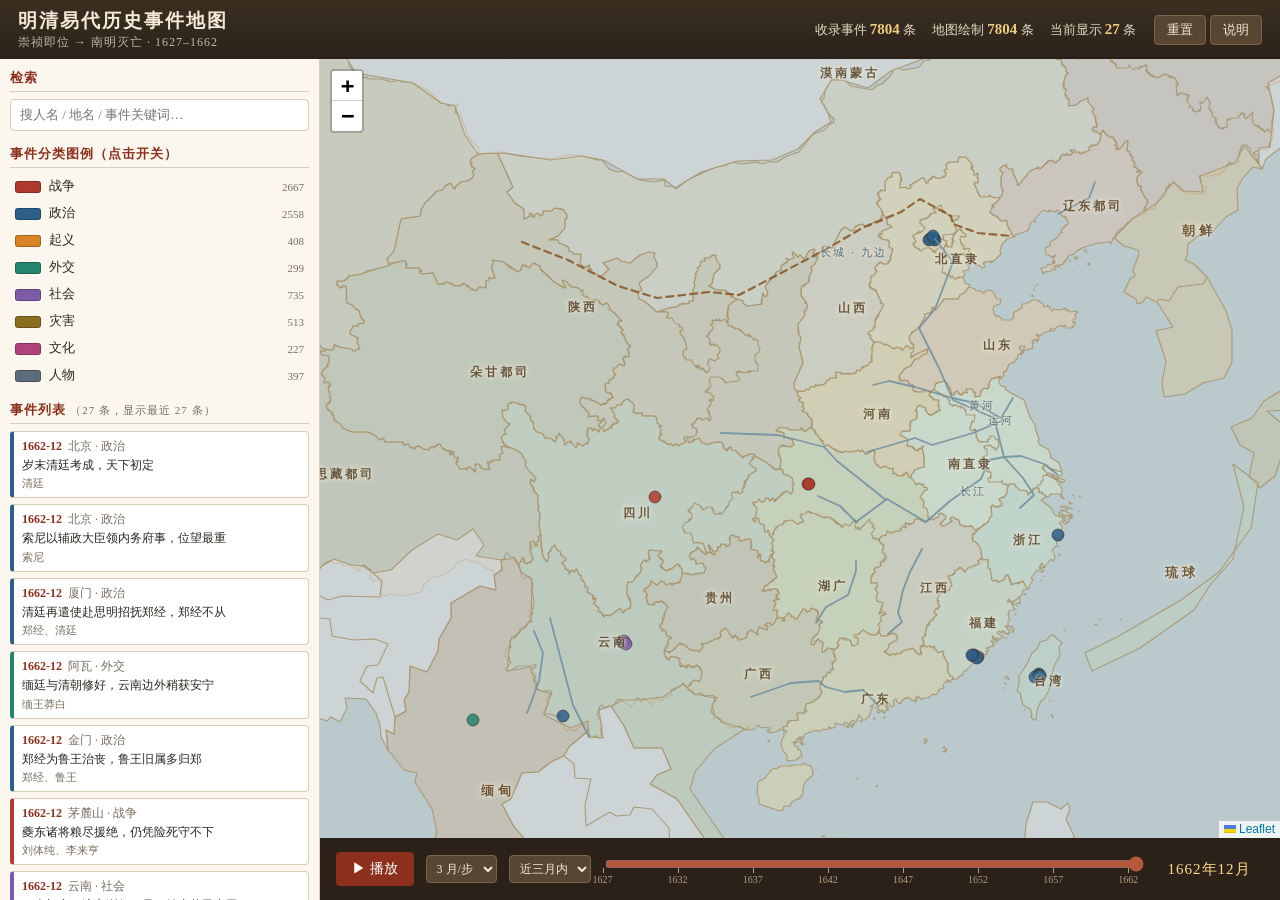
<file: index.html>
<!DOCTYPE html>
<html lang="zh-CN">
<head>
<meta charset="UTF-8">
<meta name="viewport" content="width=device-width, initial-scale=1.0">
<title>明清易代历史事件地图 (1627–1662)</title>
<link rel="stylesheet" href="web/vendor/leaflet.css">
<link rel="stylesheet" href="web/style.css">
</head>
<body>
<header id="topbar">
  <div class="title-block">
    <h1>明清易代历史事件地图</h1>
    <div class="subtitle">崇祯即位 → 南明灭亡 · 1627–1662</div>
  </div>
  <div class="stats" id="stats"></div>
  <div class="top-actions">
    <button id="btn-reset" title="恢复默认设置">重置</button>
    <button id="btn-about" title="说明">说明</button>
  </div>
</header>

<div id="main">
  <aside id="sidebar">
    <section class="panel">
      <h2>检索</h2>
      <input id="search" type="text" placeholder="搜人名 / 地名 / 事件关键词…">
    </section>

    <section class="panel">
      <h2>事件分类图例（点击开关）</h2>
      <div id="cat-legend" class="legend-list"></div>
    </section>

    <section class="panel" id="list-panel">
      <h2>事件列表 <span id="list-count"></span></h2>
      <div id="event-list"></div>
    </section>
  </aside>

  <div id="map-wrap">
    <div id="map"></div>
    <div id="playbar">
      <button id="btn-play" title="播放/暂停">▶ 播放</button>
      <select id="speed" title="播放速度">
        <option value="1">1 月/步</option>
        <option value="3" selected>3 月/步</option>
        <option value="12">1 年/步</option>
      </select>
      <select id="mode" title="事件显示长度">
        <option value="recent3m" selected>近三月内</option>
        <option value="recent3y">近三年内</option>
        <option value="decade">近十年内</option>
        <option value="cumulative">累计出现</option>
      </select>
      <div class="slider-wrap">
        <input id="timeline" type="range" min="0" max="431" value="431" step="1">
        <div id="ticks"></div>
      </div>
      <div id="time-label">1662年12月</div>
    </div>
    <div id="loading">正在载入事件数据…</div>
  </div>
</div>

<div id="about-modal" class="modal hidden">
  <div class="modal-body">
    <h2>关于本页</h2>
    <p>本页展示 <b>1627 年崇祯帝即位至 1662 年南明永历帝遇难</b> 期间的重要历史事件，数据存于本地 SQLite 数据库 <code>events.db</code>，页面由 <code>data.js</code> 驱动。</p>
    <ul>
      <li><b>底图</b>：自绘明末历史地图——明代两京十三布政使司设色政区、明代河流（含明末黄河夺淮河道）、明长城九边，无在线瓦片依赖，可离线使用。</li>
      <li><b>时间轴</b>：拖动底部滑块或点击播放，事件按时间顺序出现；默认自 1662 年起，显示长度默认「近三月内」。</li>
      <li><b>着色</b>：标记点按事件分类着色（战争/政治/起义/外交/社会/灾害/文化/人物），图例可点击开关。</li>
      <li><b>交互</b>：<b>鼠标悬停事件点自动弹出说明，移开自动关闭</b>；触屏可点击打开；亦可按分类、关键词筛选。</li>
    </ul>
    <p class="hint">数据为史料整理成果，日期按公历年月表示，个别事件月份容有出入，欢迎校订。</p>
    <button id="btn-close-about">关闭</button>
  </div>
</div>

<script src="web/vendor/leaflet.js"></script>
<script src="web/ming_units.js"></script>
<script src="web/data.js"></script>
<script src="web/app.js"></script>
</body>
</html>
</file>
<file: web/vendor/leaflet.css>
/* required styles */

.leaflet-pane,
.leaflet-tile,
.leaflet-marker-icon,
.leaflet-marker-shadow,
.leaflet-tile-container,
.leaflet-pane > svg,
.leaflet-pane > canvas,
.leaflet-zoom-box,
.leaflet-image-layer,
.leaflet-layer {
	position: absolute;
	left: 0;
	top: 0;
	}
.leaflet-container {
	overflow: hidden;
	}
.leaflet-tile,
.leaflet-marker-icon,
.leaflet-marker-shadow {
	-webkit-user-select: none;
	   -moz-user-select: none;
	        user-select: none;
	  -webkit-user-drag: none;
	}
/* Prevents IE11 from highlighting tiles in blue */
.leaflet-tile::selection {
	background: transparent;
}
/* Safari renders non-retina tile on retina better with this, but Chrome is worse */
.leaflet-safari .leaflet-tile {
	image-rendering: -webkit-optimize-contrast;
	}
/* hack that prevents hw layers "stretching" when loading new tiles */
.leaflet-safari .leaflet-tile-container {
	width: 1600px;
	height: 1600px;
	-webkit-transform-origin: 0 0;
	}
.leaflet-marker-icon,
.leaflet-marker-shadow {
	display: block;
	}
/* .leaflet-container svg: reset svg max-width decleration shipped in Joomla! (joomla.org) 3.x */
/* .leaflet-container img: map is broken in FF if you have max-width: 100% on tiles */
.leaflet-container .leaflet-overlay-pane svg {
	max-width: none !important;
	max-height: none !important;
	}
.leaflet-container .leaflet-marker-pane img,
.leaflet-container .leaflet-shadow-pane img,
.leaflet-container .leaflet-tile-pane img,
.leaflet-container img.leaflet-image-layer,
.leaflet-container .leaflet-tile {
	max-width: none !important;
	max-height: none !important;
	width: auto;
	padding: 0;
	}

.leaflet-container img.leaflet-tile {
	/* See: https://bugs.chromium.org/p/chromium/issues/detail?id=600120 */
	mix-blend-mode: plus-lighter;
}

.leaflet-container.leaflet-touch-zoom {
	-ms-touch-action: pan-x pan-y;
	touch-action: pan-x pan-y;
	}
.leaflet-container.leaflet-touch-drag {
	-ms-touch-action: pinch-zoom;
	/* Fallback for FF which doesn't support pinch-zoom */
	touch-action: none;
	touch-action: pinch-zoom;
}
.leaflet-container.leaflet-touch-drag.leaflet-touch-zoom {
	-ms-touch-action: none;
	touch-action: none;
}
.leaflet-container {
	-webkit-tap-highlight-color: transparent;
}
.leaflet-container a {
	-webkit-tap-highlight-color: rgba(51, 181, 229, 0.4);
}
.leaflet-tile {
	filter: inherit;
	visibility: hidden;
	}
.leaflet-tile-loaded {
	visibility: inherit;
	}
.leaflet-zoom-box {
	width: 0;
	height: 0;
	-moz-box-sizing: border-box;
	     box-sizing: border-box;
	z-index: 800;
	}
/* workaround for https://bugzilla.mozilla.org/show_bug.cgi?id=888319 */
.leaflet-overlay-pane svg {
	-moz-user-select: none;
	}

.leaflet-pane         { z-index: 400; }

.leaflet-tile-pane    { z-index: 200; }
.leaflet-overlay-pane { z-index: 400; }
.leaflet-shadow-pane  { z-index: 500; }
.leaflet-marker-pane  { z-index: 600; }
.leaflet-tooltip-pane   { z-index: 650; }
.leaflet-popup-pane   { z-index: 700; }

.leaflet-map-pane canvas { z-index: 100; }
.leaflet-map-pane svg    { z-index: 200; }

.leaflet-vml-shape {
	width: 1px;
	height: 1px;
	}
.lvml {
	behavior: url(#default#VML);
	display: inline-block;
	position: absolute;
	}


/* control positioning */

.leaflet-control {
	position: relative;
	z-index: 800;
	pointer-events: visiblePainted; /* IE 9-10 doesn't have auto */
	pointer-events: auto;
	}
.leaflet-top,
.leaflet-bottom {
	position: absolute;
	z-index: 1000;
	pointer-events: none;
	}
.leaflet-top {
	top: 0;
	}
.leaflet-right {
	right: 0;
	}
.leaflet-bottom {
	bottom: 0;
	}
.leaflet-left {
	left: 0;
	}
.leaflet-control {
	float: left;
	clear: both;
	}
.leaflet-right .leaflet-control {
	float: right;
	}
.leaflet-top .leaflet-control {
	margin-top: 10px;
	}
.leaflet-bottom .leaflet-control {
	margin-bottom: 10px;
	}
.leaflet-left .leaflet-control {
	margin-left: 10px;
	}
.leaflet-right .leaflet-control {
	margin-right: 10px;
	}


/* zoom and fade animations */

.leaflet-fade-anim .leaflet-popup {
	opacity: 0;
	-webkit-transition: opacity 0.2s linear;
	   -moz-transition: opacity 0.2s linear;
	        transition: opacity 0.2s linear;
	}
.leaflet-fade-anim .leaflet-map-pane .leaflet-popup {
	opacity: 1;
	}
.leaflet-zoom-animated {
	-webkit-transform-origin: 0 0;
	    -ms-transform-origin: 0 0;
	        transform-origin: 0 0;
	}
svg.leaflet-zoom-animated {
	will-change: transform;
}

.leaflet-zoom-anim .leaflet-zoom-animated {
	-webkit-transition: -webkit-transform 0.25s cubic-bezier(0,0,0.25,1);
	   -moz-transition:    -moz-transform 0.25s cubic-bezier(0,0,0.25,1);
	        transition:         transform 0.25s cubic-bezier(0,0,0.25,1);
	}
.leaflet-zoom-anim .leaflet-tile,
.leaflet-pan-anim .leaflet-tile {
	-webkit-transition: none;
	   -moz-transition: none;
	        transition: none;
	}

.leaflet-zoom-anim .leaflet-zoom-hide {
	visibility: hidden;
	}


/* cursors */

.leaflet-interactive {
	cursor: pointer;
	}
.leaflet-grab {
	cursor: -webkit-grab;
	cursor:    -moz-grab;
	cursor:         grab;
	}
.leaflet-crosshair,
.leaflet-crosshair .leaflet-interactive {
	cursor: crosshair;
	}
.leaflet-popup-pane,
.leaflet-control {
	cursor: auto;
	}
.leaflet-dragging .leaflet-grab,
.leaflet-dragging .leaflet-grab .leaflet-interactive,
.leaflet-dragging .leaflet-marker-draggable {
	cursor: move;
	cursor: -webkit-grabbing;
	cursor:    -moz-grabbing;
	cursor:         grabbing;
	}

/* marker & overlays interactivity */
.leaflet-marker-icon,
.leaflet-marker-shadow,
.leaflet-image-layer,
.leaflet-pane > svg path,
.leaflet-tile-container {
	pointer-events: none;
	}

.leaflet-marker-icon.leaflet-interactive,
.leaflet-image-layer.leaflet-interactive,
.leaflet-pane > svg path.leaflet-interactive,
svg.leaflet-image-layer.leaflet-interactive path {
	pointer-events: visiblePainted; /* IE 9-10 doesn't have auto */
	pointer-events: auto;
	}

/* visual tweaks */

.leaflet-container {
	background: #ddd;
	outline-offset: 1px;
	}
.leaflet-container a {
	color: #0078A8;
	}
.leaflet-zoom-box {
	border: 2px dotted #38f;
	background: rgba(255,255,255,0.5);
	}


/* general typography */
.leaflet-container {
	font-family: "Helvetica Neue", Arial, Helvetica, sans-serif;
	font-size: 12px;
	font-size: 0.75rem;
	line-height: 1.5;
	}


/* general toolbar styles */

.leaflet-bar {
	box-shadow: 0 1px 5px rgba(0,0,0,0.65);
	border-radius: 4px;
	}
.leaflet-bar a {
	background-color: #fff;
	border-bottom: 1px solid #ccc;
	width: 26px;
	height: 26px;
	line-height: 26px;
	display: block;
	text-align: center;
	text-decoration: none;
	color: black;
	}
.leaflet-bar a,
.leaflet-control-layers-toggle {
	background-position: 50% 50%;
	background-repeat: no-repeat;
	display: block;
	}
.leaflet-bar a:hover,
.leaflet-bar a:focus {
	background-color: #f4f4f4;
	}
.leaflet-bar a:first-child {
	border-top-left-radius: 4px;
	border-top-right-radius: 4px;
	}
.leaflet-bar a:last-child {
	border-bottom-left-radius: 4px;
	border-bottom-right-radius: 4px;
	border-bottom: none;
	}
.leaflet-bar a.leaflet-disabled {
	cursor: default;
	background-color: #f4f4f4;
	color: #bbb;
	}

.leaflet-touch .leaflet-bar a {
	width: 30px;
	height: 30px;
	line-height: 30px;
	}
.leaflet-touch .leaflet-bar a:first-child {
	border-top-left-radius: 2px;
	border-top-right-radius: 2px;
	}
.leaflet-touch .leaflet-bar a:last-child {
	border-bottom-left-radius: 2px;
	border-bottom-right-radius: 2px;
	}

/* zoom control */

.leaflet-control-zoom-in,
.leaflet-control-zoom-out {
	font: bold 18px 'Lucida Console', Monaco, monospace;
	text-indent: 1px;
	}

.leaflet-touch .leaflet-control-zoom-in, .leaflet-touch .leaflet-control-zoom-out  {
	font-size: 22px;
	}


/* layers control */

.leaflet-control-layers {
	box-shadow: 0 1px 5px rgba(0,0,0,0.4);
	background: #fff;
	border-radius: 5px;
	}
.leaflet-control-layers-toggle {
	background-image: url(images/layers.png);
	width: 36px;
	height: 36px;
	}
.leaflet-retina .leaflet-control-layers-toggle {
	background-image: url(images/layers-2x.png);
	background-size: 26px 26px;
	}
.leaflet-touch .leaflet-control-layers-toggle {
	width: 44px;
	height: 44px;
	}
.leaflet-control-layers .leaflet-control-layers-list,
.leaflet-control-layers-expanded .leaflet-control-layers-toggle {
	display: none;
	}
.leaflet-control-layers-expanded .leaflet-control-layers-list {
	display: block;
	position: relative;
	}
.leaflet-control-layers-expanded {
	padding: 6px 10px 6px 6px;
	color: #333;
	background: #fff;
	}
.leaflet-control-layers-scrollbar {
	overflow-y: scroll;
	overflow-x: hidden;
	padding-right: 5px;
	}
.leaflet-control-layers-selector {
	margin-top: 2px;
	position: relative;
	top: 1px;
	}
.leaflet-control-layers label {
	display: block;
	font-size: 13px;
	font-size: 1.08333em;
	}
.leaflet-control-layers-separator {
	height: 0;
	border-top: 1px solid #ddd;
	margin: 5px -10px 5px -6px;
	}

/* Default icon URLs */
.leaflet-default-icon-path { /* used only in path-guessing heuristic, see L.Icon.Default */
	background-image: url(images/marker-icon.png);
	}


/* attribution and scale controls */

.leaflet-container .leaflet-control-attribution {
	background: #fff;
	background: rgba(255, 255, 255, 0.8);
	margin: 0;
	}
.leaflet-control-attribution,
.leaflet-control-scale-line {
	padding: 0 5px;
	color: #333;
	line-height: 1.4;
	}
.leaflet-control-attribution a {
	text-decoration: none;
	}
.leaflet-control-attribution a:hover,
.leaflet-control-attribution a:focus {
	text-decoration: underline;
	}
.leaflet-attribution-flag {
	display: inline !important;
	vertical-align: baseline !important;
	width: 1em;
	height: 0.6669em;
	}
.leaflet-left .leaflet-control-scale {
	margin-left: 5px;
	}
.leaflet-bottom .leaflet-control-scale {
	margin-bottom: 5px;
	}
.leaflet-control-scale-line {
	border: 2px solid #777;
	border-top: none;
	line-height: 1.1;
	padding: 2px 5px 1px;
	white-space: nowrap;
	-moz-box-sizing: border-box;
	     box-sizing: border-box;
	background: rgba(255, 255, 255, 0.8);
	text-shadow: 1px 1px #fff;
	}
.leaflet-control-scale-line:not(:first-child) {
	border-top: 2px solid #777;
	border-bottom: none;
	margin-top: -2px;
	}
.leaflet-control-scale-line:not(:first-child):not(:last-child) {
	border-bottom: 2px solid #777;
	}

.leaflet-touch .leaflet-control-attribution,
.leaflet-touch .leaflet-control-layers,
.leaflet-touch .leaflet-bar {
	box-shadow: none;
	}
.leaflet-touch .leaflet-control-layers,
.leaflet-touch .leaflet-bar {
	border: 2px solid rgba(0,0,0,0.2);
	background-clip: padding-box;
	}


/* popup */

.leaflet-popup {
	position: absolute;
	text-align: center;
	margin-bottom: 20px;
	}
.leaflet-popup-content-wrapper {
	padding: 1px;
	text-align: left;
	border-radius: 12px;
	}
.leaflet-popup-content {
	margin: 13px 24px 13px 20px;
	line-height: 1.3;
	font-size: 13px;
	font-size: 1.08333em;
	min-height: 1px;
	}
.leaflet-popup-content p {
	margin: 17px 0;
	margin: 1.3em 0;
	}
.leaflet-popup-tip-container {
	width: 40px;
	height: 20px;
	position: absolute;
	left: 50%;
	margin-top: -1px;
	margin-left: -20px;
	overflow: hidden;
	pointer-events: none;
	}
.leaflet-popup-tip {
	width: 17px;
	height: 17px;
	padding: 1px;

	margin: -10px auto 0;
	pointer-events: auto;

	-webkit-transform: rotate(45deg);
	   -moz-transform: rotate(45deg);
	    -ms-transform: rotate(45deg);
	        transform: rotate(45deg);
	}
.leaflet-popup-content-wrapper,
.leaflet-popup-tip {
	background: white;
	color: #333;
	box-shadow: 0 3px 14px rgba(0,0,0,0.4);
	}
.leaflet-container a.leaflet-popup-close-button {
	position: absolute;
	top: 0;
	right: 0;
	border: none;
	text-align: center;
	width: 24px;
	height: 24px;
	font: 16px/24px Tahoma, Verdana, sans-serif;
	color: #757575;
	text-decoration: none;
	background: transparent;
	}
.leaflet-container a.leaflet-popup-close-button:hover,
.leaflet-container a.leaflet-popup-close-button:focus {
	color: #585858;
	}
.leaflet-popup-scrolled {
	overflow: auto;
	}

.leaflet-oldie .leaflet-popup-content-wrapper {
	-ms-zoom: 1;
	}
.leaflet-oldie .leaflet-popup-tip {
	width: 24px;
	margin: 0 auto;

	-ms-filter: "progid:DXImageTransform.Microsoft.Matrix(M11=0.70710678, M12=0.70710678, M21=-0.70710678, M22=0.70710678)";
	filter: progid:DXImageTransform.Microsoft.Matrix(M11=0.70710678, M12=0.70710678, M21=-0.70710678, M22=0.70710678);
	}

.leaflet-oldie .leaflet-control-zoom,
.leaflet-oldie .leaflet-control-layers,
.leaflet-oldie .leaflet-popup-content-wrapper,
.leaflet-oldie .leaflet-popup-tip {
	border: 1px solid #999;
	}


/* div icon */

.leaflet-div-icon {
	background: #fff;
	border: 1px solid #666;
	}


/* Tooltip */
/* Base styles for the element that has a tooltip */
.leaflet-tooltip {
	position: absolute;
	padding: 6px;
	background-color: #fff;
	border: 1px solid #fff;
	border-radius: 3px;
	color: #222;
	white-space: nowrap;
	-webkit-user-select: none;
	-moz-user-select: none;
	-ms-user-select: none;
	user-select: none;
	pointer-events: none;
	box-shadow: 0 1px 3px rgba(0,0,0,0.4);
	}
.leaflet-tooltip.leaflet-interactive {
	cursor: pointer;
	pointer-events: auto;
	}
.leaflet-tooltip-top:before,
.leaflet-tooltip-bottom:before,
.leaflet-tooltip-left:before,
.leaflet-tooltip-right:before {
	position: absolute;
	pointer-events: none;
	border: 6px solid transparent;
	background: transparent;
	content: "";
	}

/* Directions */

.leaflet-tooltip-bottom {
	margin-top: 6px;
}
.leaflet-tooltip-top {
	margin-top: -6px;
}
.leaflet-tooltip-bottom:before,
.leaflet-tooltip-top:before {
	left: 50%;
	margin-left: -6px;
	}
.leaflet-tooltip-top:before {
	bottom: 0;
	margin-bottom: -12px;
	border-top-color: #fff;
	}
.leaflet-tooltip-bottom:before {
	top: 0;
	margin-top: -12px;
	margin-left: -6px;
	border-bottom-color: #fff;
	}
.leaflet-tooltip-left {
	margin-left: -6px;
}
.leaflet-tooltip-right {
	margin-left: 6px;
}
.leaflet-tooltip-left:before,
.leaflet-tooltip-right:before {
	top: 50%;
	margin-top: -6px;
	}
.leaflet-tooltip-left:before {
	right: 0;
	margin-right: -12px;
	border-left-color: #fff;
	}
.leaflet-tooltip-right:before {
	left: 0;
	margin-left: -12px;
	border-right-color: #fff;
	}

/* Printing */

@media print {
	/* Prevent printers from removing background-images of controls. */
	.leaflet-control {
		-webkit-print-color-adjust: exact;
		print-color-adjust: exact;
		}
	}
</file>
<file: web/style.css>
:root {
  --bg: #f4efe4;
  --panel: #fbf7ee;
  --ink: #2b2620;
  --muted: #7a6f5f;
  --line: #d8cdb8;
  --accent: #8c2f1b;
  --accent-soft: #b5573c;
}

* { box-sizing: border-box; }
html, body {
  margin: 0; padding: 0; height: 100%;
  font-family: "Songti SC", "Noto Serif SC", "Source Han Serif SC", "SimSun", serif;
  color: var(--ink); background: var(--bg);
}
body { display: flex; flex-direction: column; height: 100vh; overflow: hidden; }

/* ---------- 顶栏 ---------- */
#topbar {
  display: flex; align-items: center; gap: 18px;
  padding: 8px 18px; background: linear-gradient(180deg, #3b2f22, #2b2118);
  color: #f3e9d4; flex: 0 0 auto;
}
#topbar h1 { font-size: 19px; margin: 0; letter-spacing: 2px; }
.subtitle { font-size: 12px; opacity: .75; letter-spacing: 1px; }
.stats { display: flex; gap: 16px; font-size: 13px; margin-left: auto; opacity: .92; }
.stats b { color: #ffd98a; font-size: 15px; }
.top-actions button {
  background: #594632; color: #f3e9d4; border: 1px solid #7c644a;
  padding: 5px 12px; border-radius: 4px; cursor: pointer; font-family: inherit;
}
.top-actions button:hover { background: #6d563d; }

/* ---------- 主体 ---------- */
#main { flex: 1; display: flex; min-height: 0; }

#sidebar {
  width: 320px; flex: 0 0 auto; background: var(--panel);
  border-right: 1px solid var(--line); overflow-y: auto; padding: 10px;
}
.panel { margin-bottom: 14px; }
.panel h2 {
  font-size: 13px; margin: 0 0 7px; color: var(--accent);
  border-bottom: 1px solid var(--line); padding-bottom: 4px; letter-spacing: 1px;
}
#search {
  width: 100%; padding: 7px 9px; border: 1px solid var(--line); border-radius: 4px;
  background: #fff; font-family: inherit; font-size: 13px;
}

.chip-grid { display: flex; flex-wrap: wrap; gap: 5px; }
.chip {
  padding: 3px 9px; border: 1px solid var(--line); border-radius: 12px;
  font-size: 12px; cursor: pointer; background: #fff; user-select: none;
}
.chip.active { background: var(--accent); color: #fff; border-color: var(--accent); }

.legend-list { display: flex; flex-direction: column; gap: 4px; }
.legend-item {
  display: flex; align-items: center; gap: 8px; font-size: 12.5px;
  cursor: pointer; padding: 3px 5px; border-radius: 4px; user-select: none;
}
.legend-item:hover { background: #f0e7d5; }
.legend-item.off { opacity: .35; }
.legend-swatch {
  width: 26px; height: 12px; border-radius: 3px; flex: 0 0 auto;
  border: 1px solid rgba(0,0,0,.25);
}
.legend-count { margin-left: auto; color: var(--muted); font-size: 11px; }

#event-list { display: flex; flex-direction: column; gap: 6px; }
.ev-item {
  border: 1px solid var(--line); border-left: 4px solid var(--accent-soft);
  background: #fff; border-radius: 4px; padding: 6px 8px; cursor: pointer; font-size: 12px;
}
.ev-item:hover { background: #fdf3e2; }
.ev-item .ev-date { font-weight: bold; color: var(--accent); }
.ev-item .ev-place { color: var(--muted); margin-left: 6px; }
.ev-item .ev-sum { margin-top: 2px; line-height: 1.45; }
.ev-item .ev-persons { margin-top: 2px; color: var(--muted); font-size: 11px; }
#list-count { color: var(--muted); font-weight: normal; font-size: 11px; }
.more-hint { text-align: center; color: var(--muted); font-size: 11px; padding: 6px; }

/* ---------- 地图 ---------- */
#map-wrap { flex: 1; position: relative; min-width: 0; }
#map { position: absolute; inset: 0 0 62px 0; background: #b9c9cc; }  /* 海域底色 */
.river-label {
  pointer-events: none;
  background: transparent; border: none; box-shadow: none;
  color: #4c6b7a; font-size: 11px; letter-spacing: 2px;
  text-shadow: 0 0 3px #f0e9d8, 0 0 5px #f0e9d8; white-space: nowrap;
}
.unit-label {
  pointer-events: none;
  background: transparent; border: none; box-shadow: none;
  color: #5c4a30; font-size: 12px; font-weight: bold; letter-spacing: 3px;
  text-shadow: 0 0 3px #f0e9d8, 0 0 6px #f0e9d8; opacity: .9; white-space: nowrap;
}

#loading {
  position: absolute; inset: 0 0 62px 0; display: flex; align-items: center; justify-content: center;
  background: rgba(244,239,228,.9); font-size: 16px; z-index: 900; letter-spacing: 2px;
}

/* ---------- 时间轴 ---------- */
#playbar {
  position: absolute; left: 0; right: 0; bottom: 0; height: 62px;
  background: #2b2118; display: flex; align-items: center; gap: 12px; padding: 0 16px;
  color: #f3e9d4; z-index: 800;
}
#btn-play {
  background: var(--accent); color: #fff; border: none; border-radius: 4px;
  padding: 8px 16px; font-size: 14px; cursor: pointer; font-family: inherit; flex: 0 0 auto;
}
#btn-play:hover { background: var(--accent-soft); }
#playbar select {
  background: #594632; color: #f3e9d4; border: 1px solid #7c644a;
  border-radius: 4px; padding: 5px 6px; font-family: inherit; font-size: 12px;
}
.slider-wrap { flex: 1; position: relative; padding-top: 4px; }
#timeline { width: 100%; accent-color: var(--accent-soft); cursor: pointer; }
#ticks { position: relative; height: 14px; margin-top: -2px; }
.tick {
  position: absolute; top: 0; transform: translateX(-50%);
  font-size: 10px; color: #c9b593; opacity: .85;
}
.tick::before {
  content: ""; position: absolute; top: -6px; left: 50%; width: 1px; height: 5px;
  background: #c9b593;
}
#time-label {
  flex: 0 0 110px; text-align: center; font-size: 15px; color: #ffd98a;
  letter-spacing: 1px;
}

/* ---------- 弹窗 / 模态 ---------- */
.leaflet-popup-content {
  font-family: inherit; font-size: 13px; line-height: 1.6; max-width: 280px;
}
.leaflet-popup-content .pop-date { color: var(--accent); font-weight: bold; }
.leaflet-popup-content .pop-cat {
  display: inline-block; background: var(--accent); color: #fff;
  border-radius: 3px; padding: 0 6px; font-size: 11px; margin-left: 6px;
}
.leaflet-popup-content .pop-sum { margin: 6px 0; }
.leaflet-popup-content .pop-persons { color: var(--muted); font-size: 12px; }

.modal {
  position: fixed; inset: 0; background: rgba(30,24,18,.55);
  display: flex; align-items: center; justify-content: center; z-index: 2000;
}
.modal.hidden { display: none; }
.modal-body {
  background: var(--panel); max-width: 560px; padding: 22px 26px; border-radius: 8px;
  font-size: 13.5px; line-height: 1.8;
}
.modal-body h2 { margin-top: 0; color: var(--accent); }
.modal-body .hint { color: var(--muted); font-size: 12px; }
.modal-body button {
  background: var(--accent); color: #fff; border: none; padding: 7px 18px;
  border-radius: 4px; cursor: pointer; font-family: inherit;
}

/* ---------- 小屏 ---------- */
@media (max-width: 900px) {
  #main { flex-direction: column; }
  #sidebar { width: 100%; max-height: 38vh; order: 2; }
  #map-wrap { order: 1; }
  #map { inset: 0 0 56px 0; }
}


/* ---------- 悬停说明小窗：不拦截鼠标，避免悬停闪烁 ---------- */
#map .leaflet-popup { pointer-events: none; }
#map .leaflet-popup-content { user-select: none; }

/* 邻国标注 */
.country-label {
  pointer-events: none;
  background: transparent; border: none; box-shadow: none;
  color: #6b5233; font-size: 13px; font-weight: bold; letter-spacing: 4px;
  text-shadow: 0 0 3px #f0e9d8, 0 0 6px #f0e9d8; opacity: .95; white-space: nowrap;
}
</file>
